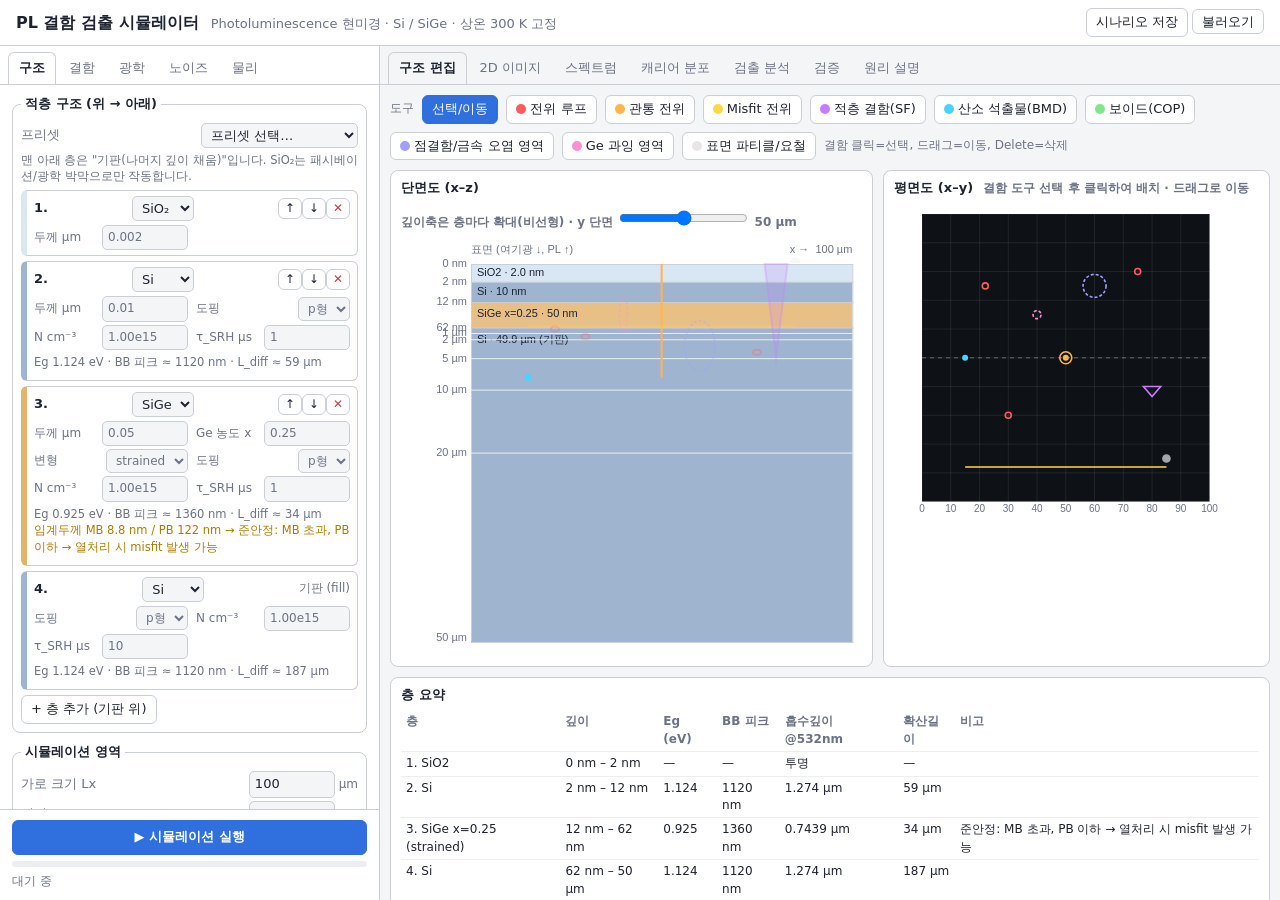
<file: index.html>
<!doctype html>
<html lang="ko">
<head>
<meta charset="utf-8">
<meta name="viewport" content="width=device-width, initial-scale=1">
<title>PL 결함 시뮬레이터</title>
<link rel="stylesheet" href="css/style.css">
</head>
<body>
<header class="top">
  <div class="brand">
    <h1>PL 결함 검출 시뮬레이터</h1>
    <span class="sub">Photoluminescence 현미경 · Si / SiGe · 상온 300 K 고정</span>
  </div>
  <div class="top-actions">
    <button id="btnSave" class="ghost">시나리오 저장</button>
    <label class="ghost filebtn">불러오기<input id="fileLoad" type="file" accept=".json" hidden></label>
  </div>
</header>

<main class="layout">
  <aside class="side">
    <nav class="tabs" id="sideTabs">
      <button data-tab="t-struct" class="on">구조</button>
      <button data-tab="t-defect">결함</button>
      <button data-tab="t-optics">광학</button>
      <button data-tab="t-noise">노이즈</button>
      <button data-tab="t-phys">물리</button>
    </nav>
    <div class="side-body">
      <section id="t-struct" class="pane on"></section>
      <section id="t-defect" class="pane"></section>
      <section id="t-optics" class="pane"></section>
      <section id="t-noise" class="pane"></section>
      <section id="t-phys" class="pane"></section>
    </div>
    <div class="runbox">
      <button id="btnRun" class="primary">▶ 시뮬레이션 실행</button>
      <div class="progress"><div id="progBar"></div></div>
      <div id="progText" class="muted small">대기 중</div>
    </div>
  </aside>

  <section class="work">
    <nav class="tabs" id="workTabs">
      <button data-tab="v-struct" class="on">구조 편집</button>
      <button data-tab="v-image">2D 이미지</button>
      <button data-tab="v-spec">스펙트럼</button>
      <button data-tab="v-carrier">캐리어 분포</button>
      <button data-tab="v-detect">검출 분석</button>
      <button data-tab="v-valid">검증</button>
      <button data-tab="v-guide">원리 설명</button>
    </nav>

    <div id="v-struct" class="view on">
      <div class="toolbar" id="toolBar"></div>
      <div class="struct-grid">
        <div class="card">
          <div class="card-h">단면도 (x–z) <span class="muted small">깊이축은 층마다 확대(비선형) · y 단면 <input id="ySlice" type="range" min="0" max="100" value="50"> <b id="ySliceV">50</b> µm</span></div>
          <canvas id="cvCross" class="cv"></canvas>
        </div>
        <div class="card">
          <div class="card-h">평면도 (x–y) <span class="muted small">결함 도구 선택 후 클릭하여 배치 · 드래그로 이동</span></div>
          <canvas id="cvTop" class="cv square"></canvas>
        </div>
      </div>
      <div class="card" id="stackInfo"></div>
    </div>

    <div id="v-image" class="view">
      <div class="toolbar">
        <span>채널</span><span id="chButtons" class="seg"></span>
        <span>표시</span>
        <select id="imgKind">
          <option value="noisy">측정 이미지 (노이즈 포함)</option>
          <option value="ideal">이상 이미지 (노이즈 없음)</option>
          <option value="contrast">결함 대비 맵 (기준 대비 %)</option>
          <option value="peak">피크 파장 맵</option>
        </select>
        <select id="cmap"><option>gray</option><option>inferno</option><option>viridis</option><option>turbo</option></select>
        <label><input type="checkbox" id="logScale"> 로그</label>
        <label><input type="checkbox" id="overlay" checked> 결함 표시</label>
        <button id="btnSpecMap" class="ghost">분광 맵 계산</button>
      </div>
      <div class="img-grid">
        <div class="card"><canvas id="cvImg" class="cv square"></canvas><div id="imgInfo" class="muted small"></div></div>
        <div class="card"><div class="card-h">라인 프로파일 (선택 픽셀 가로줄)</div><canvas id="cvProf" class="cv plot"></canvas>
          <div class="card-h">선택 픽셀</div><div id="pixInfo" class="small"></div></div>
      </div>
    </div>

    <div id="v-spec" class="view">
      <div class="toolbar">
        <label><input type="radio" name="specWhere" value="pixel" checked> 선택 픽셀(스팟)</label>
        <label><input type="radio" name="specWhere" value="all"> 시야 전체</label>
        <label><input type="checkbox" id="specIntr"> 내부 발광(탈출 전) 함께 표시</label>
        <label><input type="checkbox" id="specLog" checked> 로그</label>
      </div>
      <div class="card"><canvas id="cvSpec" class="cv plot-lg"></canvas><div id="specInfo" class="small"></div></div>
    </div>

    <div id="v-carrier" class="view">
      <div class="card"><div class="card-h">과잉 캐리어 Δn 단면 (x–z, 선택 y) — 로그 스케일</div><canvas id="cvDn" class="cv wide"></canvas></div>
      <div class="card"><div class="card-h">깊이 프로파일 (선택 픽셀)</div><canvas id="cvDepth" class="cv plot"></canvas></div>
    </div>

    <div id="v-detect" class="view">
      <div class="card"><div id="detectSummary" class="small"></div><div id="detectTable"></div></div>
    </div>

    <div id="v-valid" class="view">
      <div class="toolbar"><button id="btnTests" class="primary">검증 테스트 실행</button><span class="muted small">해석해·문헌값과 비교합니다 (작은 격자, 수 초).</span></div>
      <div class="card"><div id="testOut" class="small mono"></div></div>
      <div class="card"><canvas id="cvTest" class="cv plot"></canvas></div>
    </div>

    <div id="v-guide" class="view"><div class="card guide" id="guide"></div></div>
  </section>
</main>

<script src="js/materials.js"></script>
<script src="js/structure.js"></script>
<script src="js/defects.js"></script>
<script src="js/optics.js"></script>
<script src="js/noise.js"></script>
<script src="js/solver.js"></script>
<script src="js/simulate.js"></script>
<script src="js/render.js"></script>
<script src="js/tests.js"></script>
<script src="js/guide.js"></script>
<script src="js/ui.js"></script>
</body>
</html>
</file>
<file: css/style.css>
:root {
  --bg: #f4f5f7; --panel: #ffffff; --fg: #1d2330; --muted: #6b7385; --line: #c9ced8; --grid: #eceef2;
  --accent: #2f6fde; --accent-fg: #fff; --canvas-bg: #0e1116; --ok: #1a8f4c; --bad: #c43d3d; --warn: #b07a00;
  --layer-si: #9fb4cf; --layer-sige: #e3b26b; --layer-ox: #d8e7f3;
}
@media (prefers-color-scheme: dark) {
  :root:not([data-theme="light"]) {
    --bg: #12151b; --panel: #1a1f27; --fg: #e5e9f0; --muted: #8d96a8; --line: #39414f; --grid: #252b35;
    --accent: #5b8ff0; --canvas-bg: #0b0d11; --ok: #47c47e; --bad: #f06c6c; --warn: #e0b04a;
    --layer-si: #4c6584; --layer-sige: #9a713a; --layer-ox: #5d7487;
  }
}
:root[data-theme="dark"] {
  --bg: #12151b; --panel: #1a1f27; --fg: #e5e9f0; --muted: #8d96a8; --line: #39414f; --grid: #252b35;
  --accent: #5b8ff0; --canvas-bg: #0b0d11; --ok: #47c47e; --bad: #f06c6c; --warn: #e0b04a;
  --layer-si: #4c6584; --layer-sige: #9a713a; --layer-ox: #5d7487;
}
* { box-sizing: border-box; }
html, body { margin: 0; height: 100%; }
body { background: var(--bg); color: var(--fg); font: 13px/1.45 "Segoe UI", "Malgun Gothic", system-ui, sans-serif; display: flex; flex-direction: column; }
h1 { font-size: 16px; margin: 0; }
.top { display: flex; justify-content: space-between; align-items: center; padding: 8px 16px; border-bottom: 1px solid var(--line); background: var(--panel); }
.brand { display: flex; align-items: baseline; gap: 12px; flex-wrap: wrap; }
.sub, .muted { color: var(--muted); }
.small { font-size: 12px; }
.mono { font-family: ui-monospace, Consolas, monospace; white-space: pre-wrap; }
.layout { flex: 1; display: grid; grid-template-columns: 380px 1fr; min-height: 0; }
.side { border-right: 1px solid var(--line); background: var(--panel); display: flex; flex-direction: column; min-height: 0; }
.side-body { flex: 1; overflow: auto; padding: 10px 12px; }
.work { display: flex; flex-direction: column; min-width: 0; min-height: 0; }
.tabs { display: flex; gap: 2px; padding: 6px 8px 0; border-bottom: 1px solid var(--line); flex-wrap: wrap; }
.tabs button { border: 1px solid transparent; border-bottom: none; background: none; color: var(--muted); padding: 6px 10px; border-radius: 6px 6px 0 0; cursor: pointer; font: inherit; }
.tabs button.on { color: var(--fg); background: var(--bg); border-color: var(--line); font-weight: 600; }
.side .tabs button.on { background: var(--panel); }
.pane, .view { display: none; }
.pane.on { display: block; }
.view.on { display: flex; flex-direction: column; gap: 10px; padding: 10px; overflow: auto; flex: 1; }
.card { background: var(--panel); border: 1px solid var(--line); border-radius: 8px; padding: 8px 10px; }
.card-h { font-weight: 600; margin-bottom: 6px; display: flex; gap: 10px; align-items: center; flex-wrap: wrap; }
.cv { width: 100%; display: block; }
.cv.square { aspect-ratio: 1.12 / 1; max-height: 70vh; }
.cv.plot { height: 240px; }
.cv.plot-lg { height: 420px; }
.cv.wide { height: 340px; }
#cvCross { height: 420px; }
.struct-grid { display: grid; grid-template-columns: 1.25fr 1fr; gap: 10px; }
.img-grid { display: grid; grid-template-columns: minmax(0, 1.2fr) minmax(0, 1fr); gap: 10px; }
@media (max-width: 1100px) { .struct-grid, .img-grid { grid-template-columns: 1fr; } .layout { grid-template-columns: 1fr; } .side { max-height: 55vh; } }
.toolbar { display: flex; gap: 8px; align-items: center; flex-wrap: wrap; }
.seg { display: inline-flex; gap: 2px; flex-wrap: wrap; }
button, select, input { font: inherit; color: inherit; }
button { cursor: pointer; border: 1px solid var(--line); background: var(--panel); border-radius: 6px; padding: 4px 9px; }
button:hover { border-color: var(--accent); }
button.on, .seg button.on { background: var(--accent); color: var(--accent-fg); border-color: var(--accent); }
button.primary { background: var(--accent); color: var(--accent-fg); border-color: var(--accent); padding: 7px 12px; font-weight: 600; }
button.ghost, .filebtn { background: none; }
.filebtn { border: 1px solid var(--line); border-radius: 6px; padding: 4px 9px; cursor: pointer; }
button.danger { color: var(--bad); }
select, input[type=number], input[type=text] { background: var(--bg); border: 1px solid var(--line); border-radius: 5px; padding: 3px 5px; min-width: 0; }
input[type=number] { width: 86px; }
.runbox { border-top: 1px solid var(--line); padding: 10px 12px; display: flex; flex-direction: column; gap: 6px; }
.progress { height: 6px; background: var(--grid); border-radius: 3px; overflow: hidden; }
#progBar { height: 100%; width: 0; background: var(--accent); transition: width .2s; }
fieldset { border: 1px solid var(--line); border-radius: 8px; margin: 0 0 10px; padding: 6px 8px 8px; }
legend { font-weight: 600; padding: 0 4px; }
.row { display: grid; grid-template-columns: 1fr auto; gap: 6px; align-items: center; margin: 3px 0; }
.row > span:first-child { color: var(--muted); }
.row.chk { grid-template-columns: auto 1fr auto; }
.hint { color: var(--muted); font-size: 11.5px; margin: 4px 0; }
.warn { color: var(--warn); }
.bad { color: var(--bad); } .ok { color: var(--ok); }
table.t { width: 100%; border-collapse: collapse; font-size: 12px; }
table.t th, table.t td { border-bottom: 1px solid var(--grid); padding: 3px 5px; text-align: left; vertical-align: top; }
table.t th { color: var(--muted); font-weight: 600; position: sticky; top: 0; background: var(--panel); }
.layer-card { border: 1px solid var(--line); border-left: 6px solid var(--layer-si); border-radius: 6px; padding: 5px 7px; margin: 5px 0; }
.layer-card.SiGe { border-left-color: var(--layer-sige); }
.layer-card.SiO2 { border-left-color: var(--layer-ox); }
.layer-card .lh { display: flex; justify-content: space-between; align-items: center; gap: 4px; }
.layer-card .lg { display: grid; grid-template-columns: repeat(2, 1fr); gap: 3px 8px; margin-top: 4px; }
.layer-card label { display: flex; justify-content: space-between; gap: 4px; align-items: center; color: var(--muted); font-size: 12px; }
.layer-card input[type=number] { width: 78px; }
.iconbtn { padding: 1px 6px; font-size: 12px; }
.chip { display: inline-block; width: 10px; height: 10px; border-radius: 50%; margin-right: 4px; vertical-align: middle; }
.deflist { max-height: 220px; overflow: auto; }
.deflist .it { display: flex; justify-content: space-between; gap: 4px; padding: 2px 4px; border-radius: 4px; cursor: pointer; }
.deflist .it.sel { background: var(--grid); outline: 1px solid var(--accent); }
.guide h2 { font-size: 15px; margin: 14px 0 6px; } .guide h3 { font-size: 13.5px; margin: 10px 0 4px; }
.guide p, .guide li { max-width: 900px; }
.guide code { background: var(--grid); padding: 0 4px; border-radius: 3px; }
</file>
